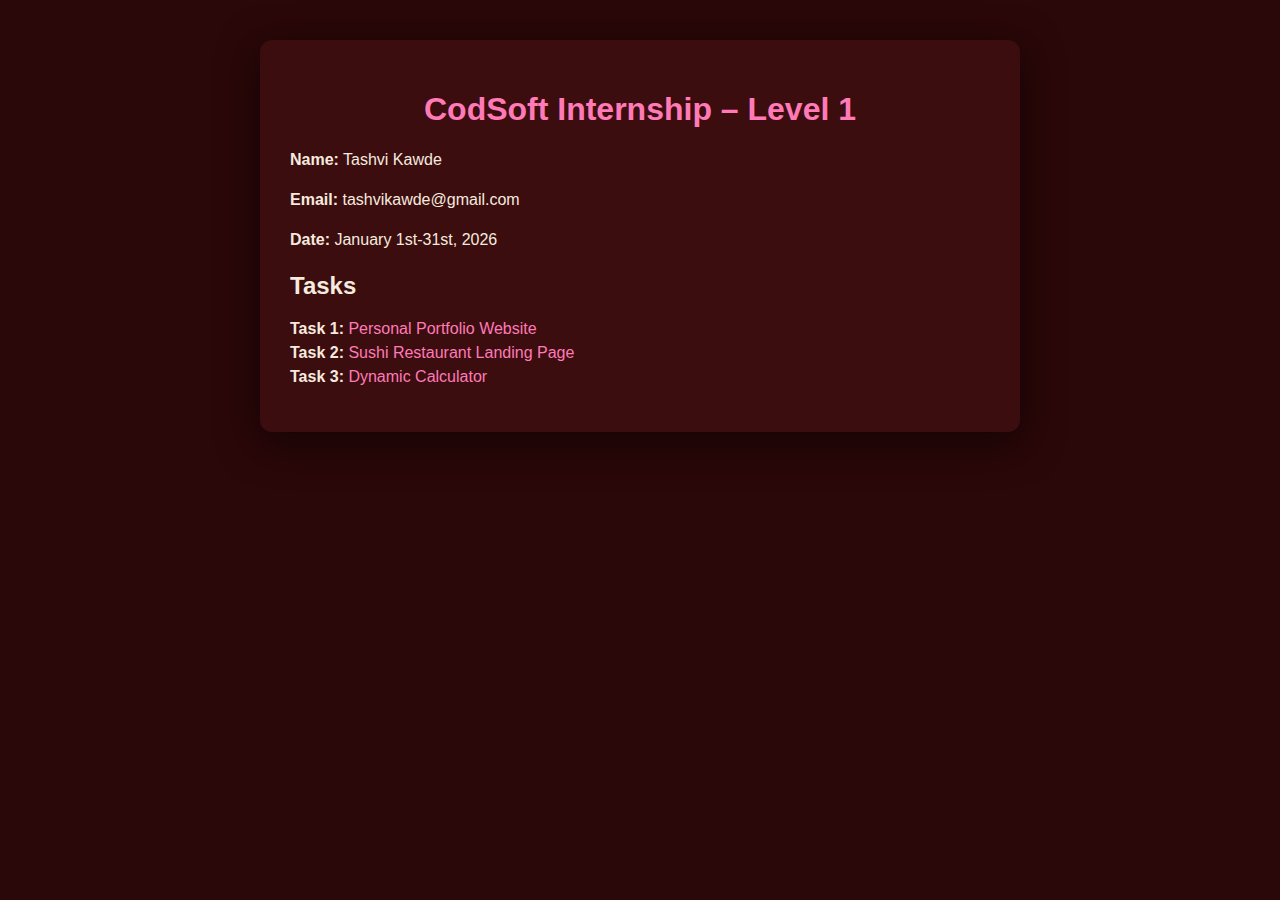
<file: index.html>
<!DOCTYPE html>
<html lang="en">
<head>
<meta charset="UTF-8">
<meta name="viewport" content="width=device-width, initial-scale=1.0">
<title>CodSoft Internship - Tashvi Kawde</title>
<style>
  :root {
    --bg: #2a0708;
    --accent: #ff7ab6;
    --text: #f6eadf;
  }
  body {
    margin: 0;
    font-family: sans-serif;
    background: var(--bg);
    color: var(--text);
    display: flex;
    justify-content: center;
    padding: 40px 20px;
  }
  .container {
    max-width: 700px;
    width: 100%;
    background: #3b0d0f;
    border-radius: 12px;
    padding: 30px;
    box-shadow: 0 10px 40px rgba(0,0,0,0.5);
  }
  h1 {
    color: var(--accent);
    text-align: center;
    margin-bottom: 20px;
    font-size: 2rem;
  }
  p {
    line-height: 1.5;
    margin-bottom: 12px;
  }
  a {
    color: var(--accent);
    text-decoration: none;
  }
  a:hover {
    text-decoration: underline;
  }
  ul {
    list-style: none;
    padding: 0;
  }
  li {
    margin: 6px 0;
  }
</style>
</head>
<body>
  <div class="container">
    <h1>CodSoft Internship – Level 1</h1>
    <p><strong>Name:</strong> Tashvi Kawde</p>
    <p><strong>Email:</strong> tashvikawde@gmail.com</p>
    <p><strong>Date:</strong> January 1st-31st, 2026</p>
    <h2>Tasks</h2>
    <ul>
      <li><strong>Task 1:</strong> <a href="https://t4shvi.github.io/CODSOFT/task1/" target="_blank">Personal Portfolio Website</a></li>
      <li><strong>Task 2:</strong> <a href="https://t4shvi.github.io/CODSOFT/task2/" target="_blank">Sushi Restaurant Landing Page</a></li>
      <li><strong>Task 3:</strong> <a href="https://t4shvi.github.io/CODSOFT/task3/" target="_blank">Dynamic Calculator</a></li>
    </ul>
  </div>
</body>
</html>
</file>
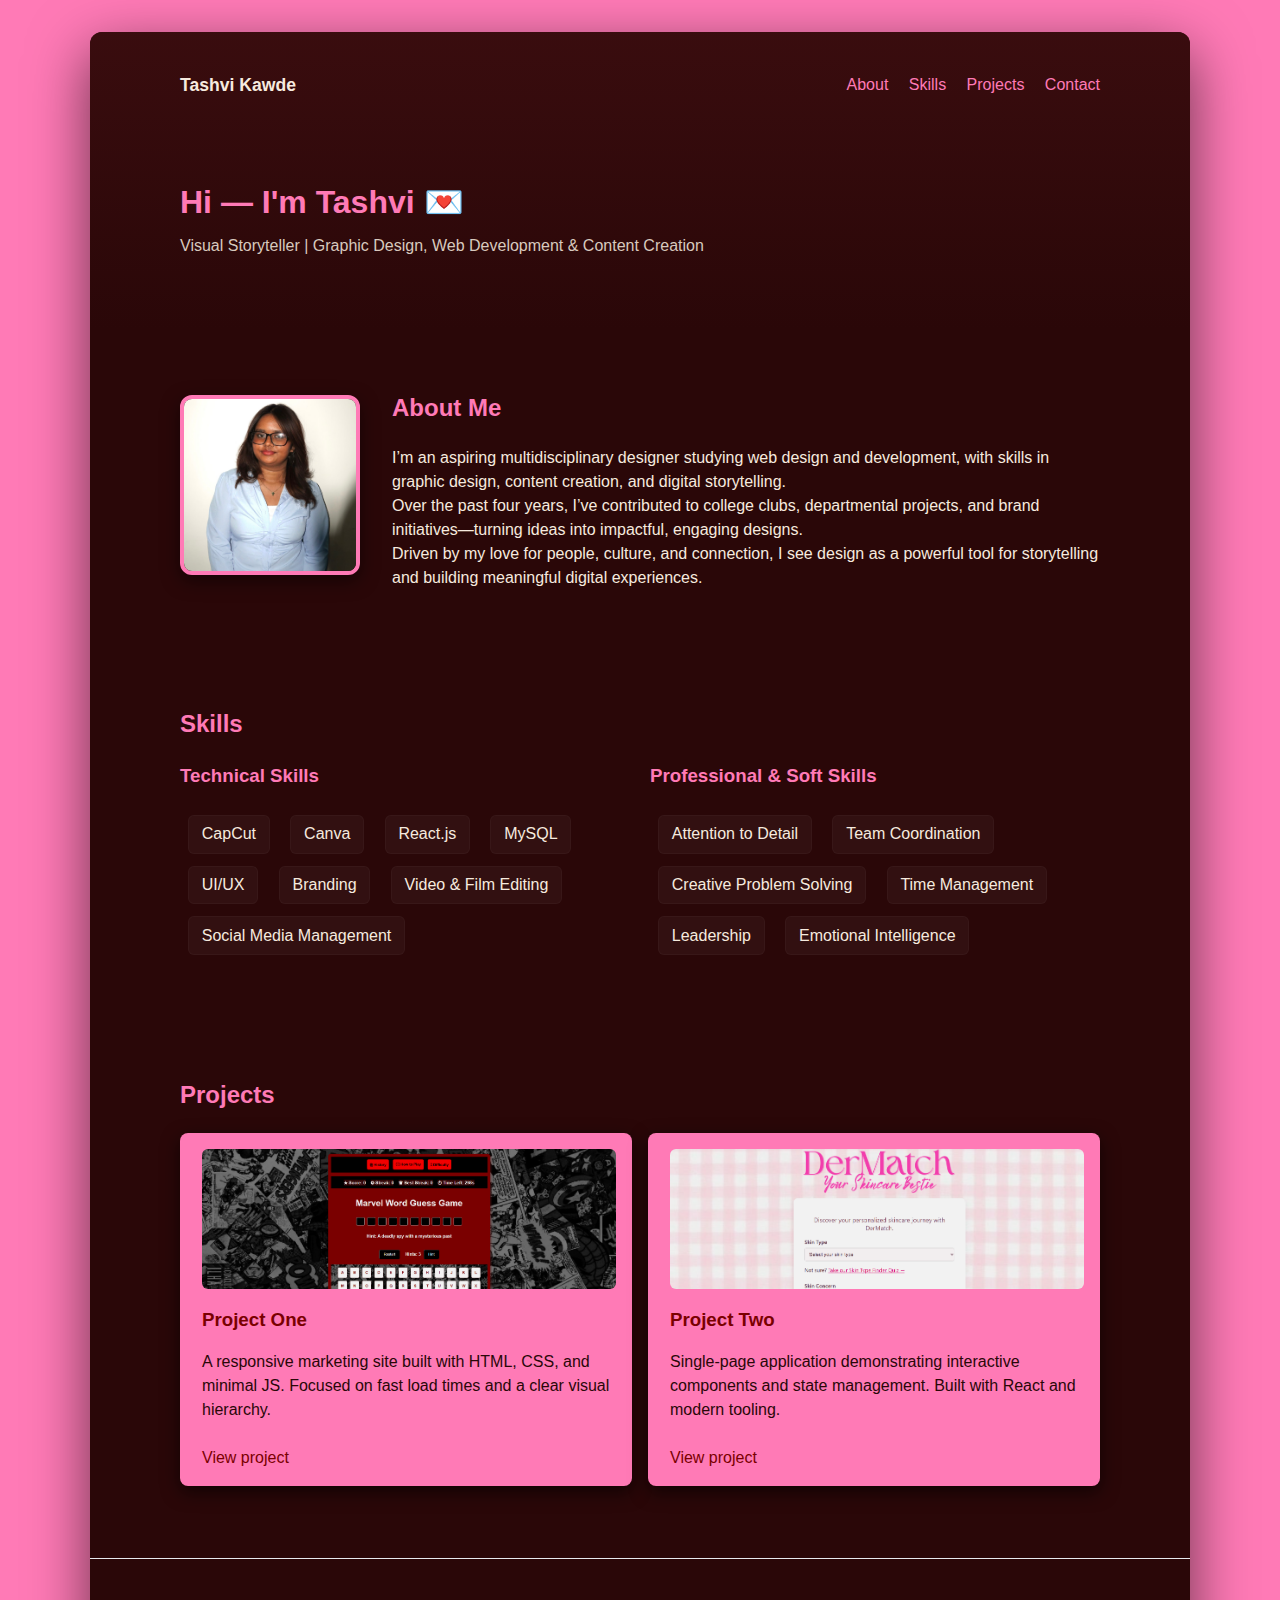
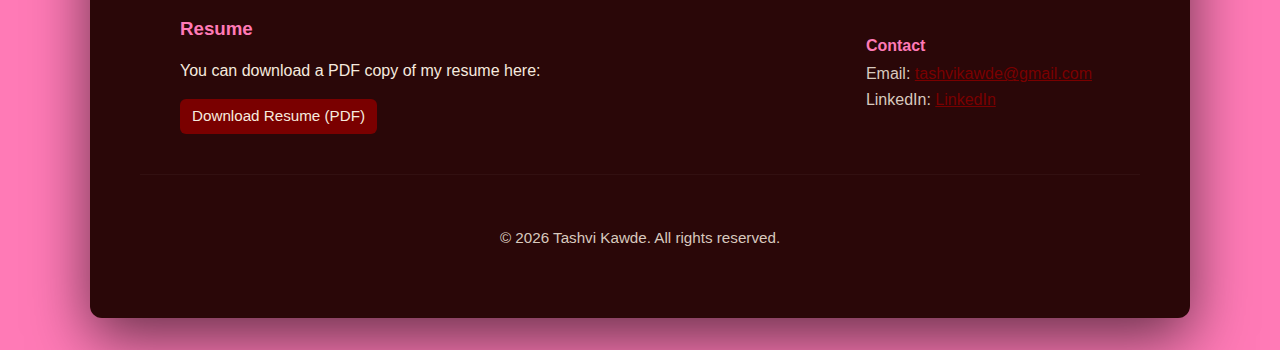
<file: portfolio/index.html>
<!doctype html>
<html lang="en">
<head>
  <meta charset="utf-8">
  <meta name="viewport" content="width=device-width, initial-scale=1">
  <title> Tashvi Kawde </title>
  <link rel="stylesheet" href="css/styles.css">
</head>
<body>
  <div class="site-shell">
  <header class="site-header">
    <div class="container header-inner">
      <div class="logo"> Tashvi Kawde </div>
      <nav class="nav">
        <a href="#about">About</a>
        <a href="#skills">Skills</a>
        <a href="#projects">Projects</a>
        <a href="#contact">Contact</a>
      </nav>
    </div>
    <div class="hero container">
      <h1>  Hi — I'm Tashvi 💌 </h1>
      <p class="tagline"> Visual Storyteller | Graphic Design, Web Development & Content Creation </p>
    </div>
  </header>

  <main>
    <section id="about" class="container about">
      <div class="about-image">
        <img src="images/profile.png" alt="Profile">
      </div>
      <div class="about-text">
        <h2>About Me</h2>
       <p>
  I’m an aspiring multidisciplinary designer studying web design and development, with skills in graphic design, content creation, and digital storytelling.
  <br>
  Over the past four years, I’ve contributed to college clubs, departmental projects, and brand initiatives—turning ideas into impactful, engaging designs.
  <br>
  Driven by my love for people, culture, and connection, I see design as a powerful tool for storytelling and building meaningful digital experiences.
</p>

      </div>
    </section>

    <section id="skills" class="container skills">
      <h2>Skills</h2>
      <div class="skills-grid">
        <div class="skills-col">
          <h3>Technical Skills</h3>
          <ul class="skill-list">
            
            <li>CapCut</li>
            <li>Canva</li>
            <li>React.js</li>
            <li>MySQL</li>
            <li>UI/UX</li>
            <li>Branding</li>
            <li>Video & Film Editing</li>
            <li>Social Media Management</li>
          </ul>
        </div>
        <div class="skills-col">
          <h3>Professional &amp; Soft Skills</h3>
          <ul class="skill-list">
            <li>Attention to Detail</li>
            <li>Team Coordination</li>
            <li>Creative Problem Solving</li>
            <li>Time Management</li>
            <li>Leadership</li>
            <li>Emotional Intelligence</li>
          </ul>
        </div>
      </div>
    </section>

    <section id="projects" class="container projects">
      <h2>Projects</h2>
      <div class="project-grid">
        <article class="project-card">
          <img src="images/project1.png" alt="Project 1">
          <h3>Project One</h3>
          <p>A responsive marketing site built with HTML, CSS, and minimal JS. Focused on fast load times and a clear visual hierarchy.</p>
          <a href="https://t4shvi.github.io/mcu-guess/" class="project-link">View project</a>
        </article>

        <article class="project-card">
          <img src="images/project2.png" alt="Project 2">
          <h3>Project Two</h3>
          <p>Single-page application demonstrating interactive components and state management. Built with React and modern tooling.</p>
          <a href="https://t4shvi.github.io/dermatch/" class="project-link">View project</a>
        </article>
      </div>
    </section>

  <footer class="site-footer">
    <div class="container footer-inner">
      <div class="footer-left">
        <div class="footer-resume">
          <h3>Resume</h3>
          <p>You can download a PDF copy of my resume here:</p>
          <a class="btn" href="https://drive.google.com/file/d/1ksI5ig-O_OXFJgI2-9AP-UnMUqqgh-gY/view" download>Download Resume (PDF)</a>
        </div>
      </div>
      <div class="footer-right">
        <div id="contact" class="footer-contact">
          <h3>Contact</h3>
          <p>Email: <a href="mailto:tashvikawde@gmail.com">tashvikawde@gmail.com</a></p>
          <p>LinkedIn: <a href="https://www.linkedin.com/in/tashvi/">LinkedIn</a> </p>
        </div>
      </div>
    </div>
    <div class="container footer-copyright">
      <p style="margin:0;padding:12px 0;color:var(--muted);text-align:center">© <span id="year"></span> Tashvi Kawde. All rights reserved.</p>
    </div>
  </footer>

</script>
  <script>
    document.getElementById('year').textContent = new Date().getFullYear();
  </script>
  </div>
</body>
</html>
</file>
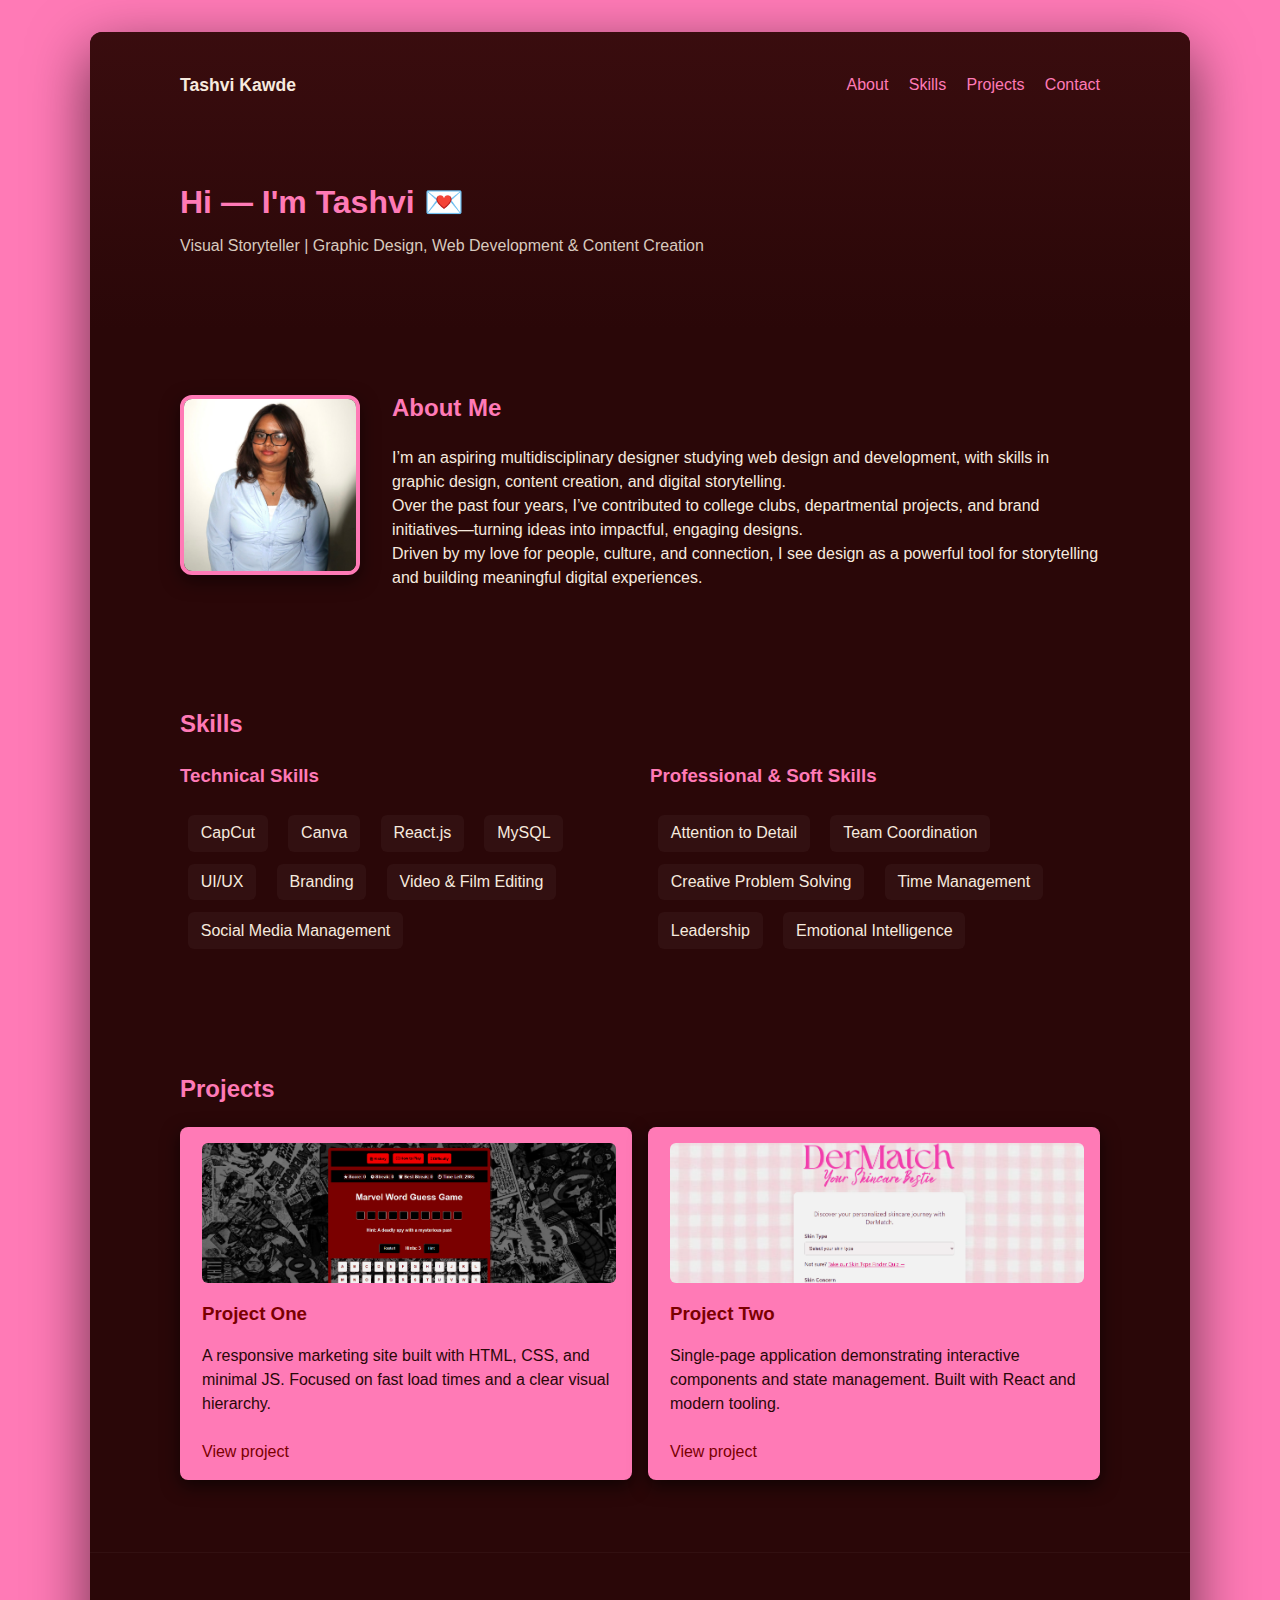
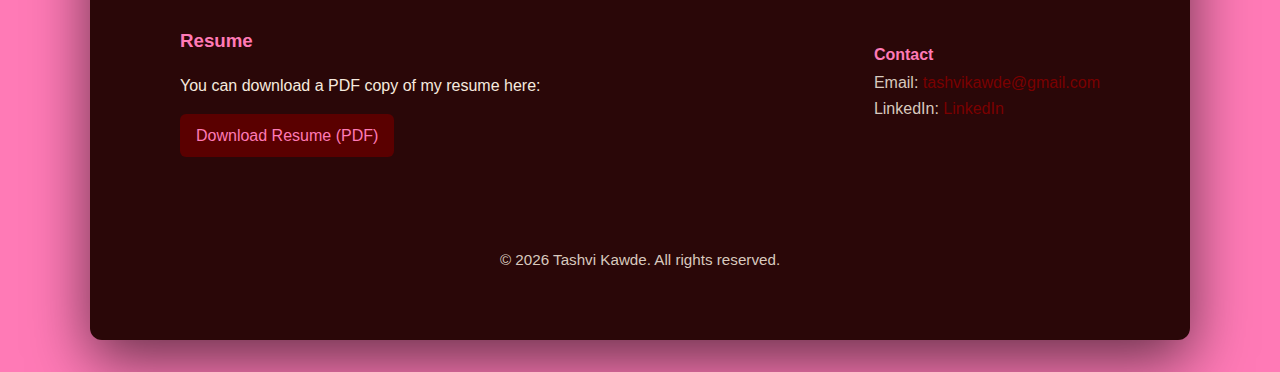
<file: task1/index.html>
<!doctype html>
<html lang="en">
<head>
  <meta charset="utf-8">
  <meta name="viewport" content="width=device-width, initial-scale=1">
  <title>Tashvi Kawde</title>
  <link rel="stylesheet" href="css/styles.css">
</head>

<body>
<div class="site-shell">

<header class="site-header">
  <div class="container header-inner">
    <div class="logo">Tashvi Kawde</div>
    <nav class="nav">
      <a href="#about">About</a>
      <a href="#skills">Skills</a>
      <a href="#projects">Projects</a>
      <a href="#contact">Contact</a>
    </nav>
  </div>

  <div class="hero container">
    <h1>Hi — I'm Tashvi 💌</h1>
    <p class="tagline">Visual Storyteller | Graphic Design, Web Development & Content Creation</p>
  </div>
</header>

<main>
<section id="about" class="container about">
  <div class="about-image">
    <img src="images/profile.png" alt="Profile">
  </div>
  <div class="about-text">
    <h2>About Me</h2>
    <p>
      I’m an aspiring multidisciplinary designer studying web design and development, with skills in graphic design, content creation, and digital storytelling.<br>
      Over the past four years, I’ve contributed to college clubs, departmental projects, and brand initiatives—turning ideas into impactful, engaging designs.<br>
      Driven by my love for people, culture, and connection, I see design as a powerful tool for storytelling and building meaningful digital experiences.
    </p>
  </div>
</section>

<section id="skills" class="container skills">
  <h2>Skills</h2>
  <div class="skills-grid">
    <div class="skills-col">
      <h3>Technical Skills</h3>
      <ul class="skill-list">
        <li>CapCut</li>
        <li>Canva</li>
        <li>React.js</li>
        <li>MySQL</li>
        <li>UI/UX</li>
        <li>Branding</li>
        <li>Video & Film Editing</li>
        <li>Social Media Management</li>
      </ul>
    </div>
    <div class="skills-col">
      <h3>Professional &amp; Soft Skills</h3>
      <ul class="skill-list">
        <li>Attention to Detail</li>
        <li>Team Coordination</li>
        <li>Creative Problem Solving</li>
        <li>Time Management</li>
        <li>Leadership</li>
        <li>Emotional Intelligence</li>
      </ul>
    </div>
  </div>
</section>

<section id="projects" class="container projects">
  <h2>Projects</h2>
  <div class="project-grid">
    <article class="project-card">
      <img src="images/project1.png" alt="Project 1">
      <h3>Project One</h3>
      <p>A responsive marketing site built with HTML, CSS, and minimal JS. Focused on fast load times and a clear visual hierarchy.</p>
      <a href="https://t4shvi.github.io/mcu-guess/" class="project-link">View project</a>
    </article>

    <article class="project-card">
      <img src="images/project2.png" alt="Project 2">
      <h3>Project Two</h3>
      <p>Single-page application demonstrating interactive components and state management. Built with React and modern tooling.</p>
      <a href="https://t4shvi.github.io/dermatch/" class="project-link">View project</a>
    </article>
  </div>
</section>
</main>

<footer class="site-footer">
  <div class="container footer-inner">
    <div class="footer-left">
      <h3>Resume</h3>
      <p>You can download a PDF copy of my resume here:</p>
      <a class="btn" href="https://drive.google.com/file/d/1ksI5ig-O_OXFJgI2-9AP-UnMUqqgh-gY/view" download>
        Download Resume (PDF)
      </a>
    </div>

    <div id="contact" class="footer-contact">
      <h3>Contact</h3>
      <p>Email: <a href="mailto:tashvikawde@gmail.com">tashvikawde@gmail.com</a></p>
      <p>LinkedIn: <a href="https://www.linkedin.com/in/tashvi/">LinkedIn</a></p>
    </div>
  </div>

  <div class="container footer-copyright">
    <p style="margin:0;padding:12px 0;color:var(--muted);text-align:center">
      © <span id="year"></span> Tashvi Kawde. All rights reserved.
    </p>
  </div>
</footer>

</div>

<script>
  document.getElementById('year').textContent = new Date().getFullYear();
</script>
</body>
</html>
</file>
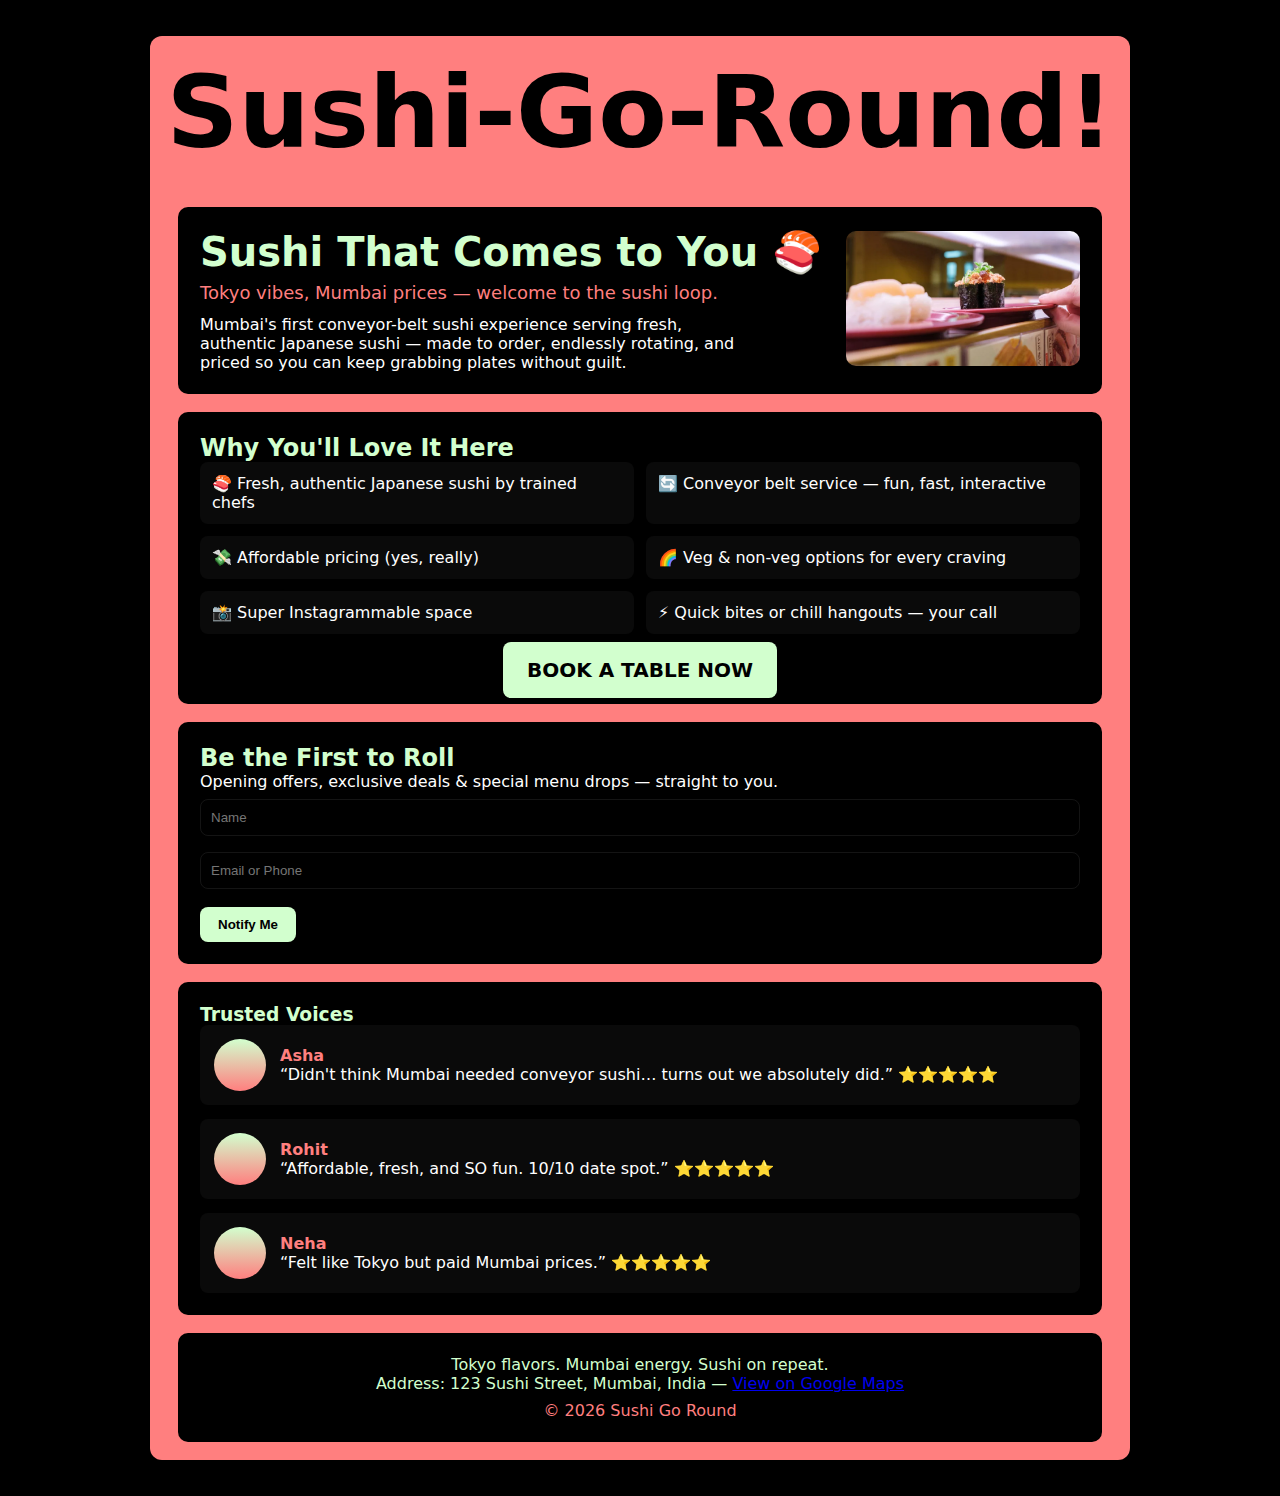
<file: task2/index.html>
<!doctype html>
<html lang="en">
<head>
  <meta charset="utf-8">
  <meta name="viewport" content="width=device-width,initial-scale=1">
  <title>Sushi Go Round — Sushi That Comes to You</title>
  <link rel="stylesheet" href="css/styles.css">
</head>

<body>
<div class="shell">

  <header class="nav">
    <div class="brand">Sushi-Go-Round!</div>
  </header>

  <section class="hero card">
    <div class="hero-content">
      <h1>Sushi That Comes to You 🍣</h1>
      <p class="sub">Tokyo vibes, Mumbai prices — welcome to the sushi loop.</p>
      <p class="lead">
        Mumbai's first conveyor-belt sushi experience serving fresh, authentic Japanese sushi —
        made to order, endlessly rotating, and priced so you can keep grabbing plates without guilt.
      </p>
    </div>
    <div class="hero-visual">
      <img src="images/sushi.png" alt="Assorted sushi on a plate">
    </div>
  </section>

  <section class="features card">
    <h2>Why You'll Love It Here</h2>
    <ul>
      <li>🍣 Fresh, authentic Japanese sushi by trained chefs</li>
      <li>🔄 Conveyor belt service — fun, fast, interactive</li>
      <li>💸 Affordable pricing (yes, really)</li>
      <li>🌈 Veg & non-veg options for every craving</li>
      <li>📸 Super Instagrammable space</li>
      <li>⚡ Quick bites or chill hangouts — your call</li>
    </ul>
    <div style="text-align:center; margin-top:24px;">
      <a href="#notify" class="btn" style="font-size:1.25rem; padding:16px 24px;">BOOK A TABLE NOW</a>
    </div>
  </section>
<section id="notify" class="form card">
    <h2>Be the First to Roll</h2>
    <p>Opening offers, exclusive deals & special menu drops — straight to you.</p>
    <form>
      <input placeholder="Name" required>
      <input placeholder="Email or Phone" required>
      <button class="btn" type="submit">Notify Me</button>
    </form>
  </section>
  <section class="social card">
    <h3>Trusted Voices</h3>
    <div class="test-grid">
      <article class="test-card">
        <div class="avatar"></div>
        <div>
          <strong>Asha</strong>
          <p>“Didn't think Mumbai needed conveyor sushi… turns out we absolutely did.” ⭐⭐⭐⭐⭐</p>
        </div>
      </article>

      <article class="test-card">
        <div class="avatar"></div>
        <div>
          <strong>Rohit</strong>
          <p>“Affordable, fresh, and SO fun. 10/10 date spot.” ⭐⭐⭐⭐⭐</p>
        </div>
      </article>

      <article class="test-card">
        <div class="avatar"></div>
        <div>
          <strong>Neha</strong>
          <p>“Felt like Tokyo but paid Mumbai prices.” ⭐⭐⭐⭐⭐</p>
        </div>
      </article>
    </div>
  </section>

  <footer class="footer card">
    <p>Tokyo flavors. Mumbai energy. Sushi on repeat.</p>
    <p>Address: 123 Sushi Street, Mumbai, India — <a href="https://www.google.com/maps" target="_blank">View on Google Maps</a></p>
    <p class="copyright">© 2026 Sushi Go Round</p>
  </footer>

</div>
</body>
</html>
</file>
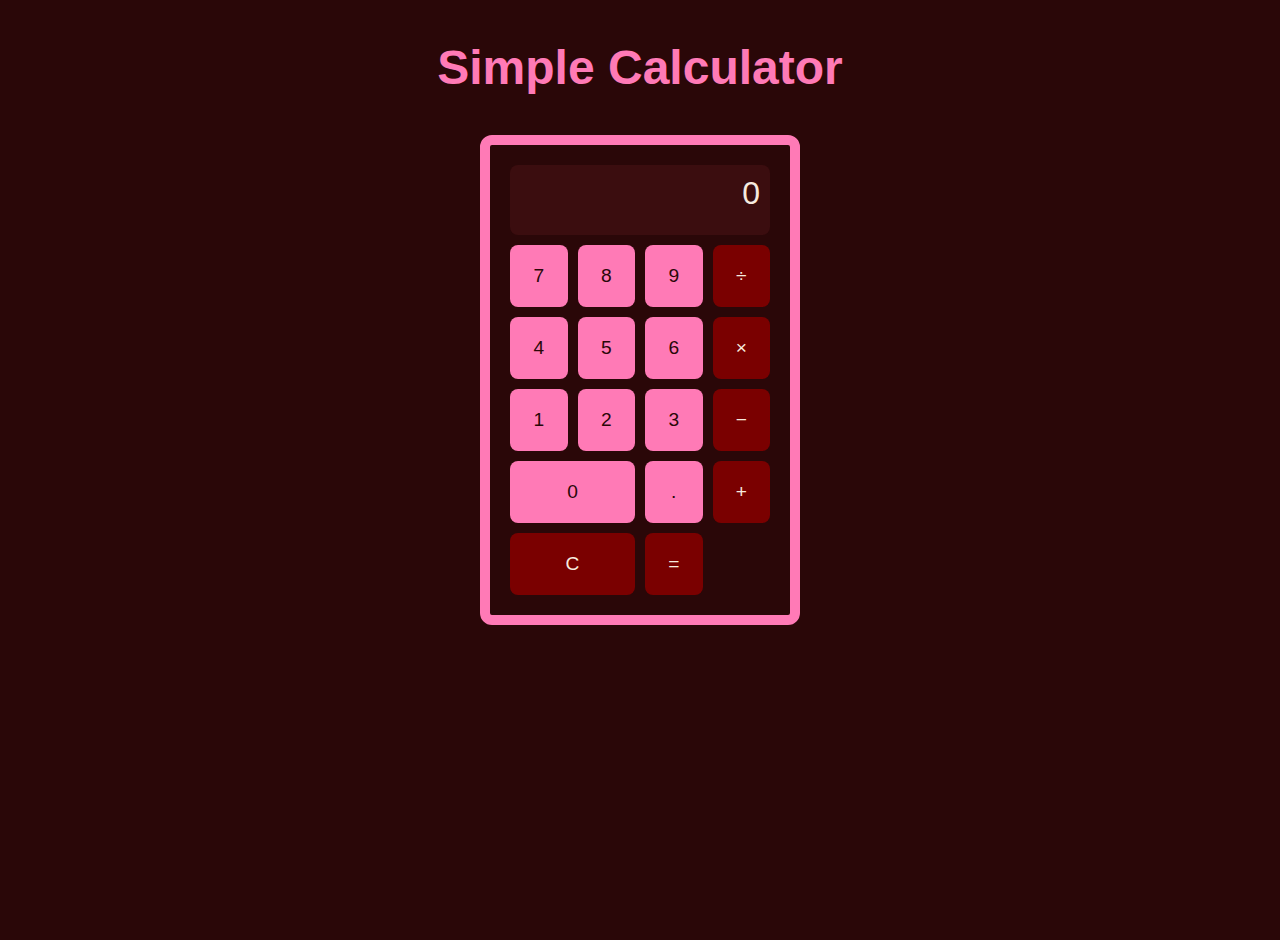
<file: task3/index.html>
<!DOCTYPE html>
<html lang="en">
<head>
<meta charset="UTF-8">
<meta name="viewport" content="width=device-width, initial-scale=1.0">
<title>Calculator</title>
<link rel="stylesheet" href="style.css">
</head>
<body>
    <h1> Simple Calculator </h1>
<div class="calculator">
  <div class="display" id="display">0</div>
  <div class="buttons">
    <button onclick="press('7')">7</button>
    <button onclick="press('8')">8</button>
    <button onclick="press('9')">9</button>
    <button class="operator" onclick="press('/')">÷</button>

    <button onclick="press('4')">4</button>
    <button onclick="press('5')">5</button>
    <button onclick="press('6')">6</button>
    <button class="operator" onclick="press('*')">×</button>

    <button onclick="press('1')">1</button>
    <button onclick="press('2')">2</button>
    <button onclick="press('3')">3</button>
    <button class="operator" onclick="press('-')">−</button>

    <button onclick="press('0')" class="span2">0</button>
    <button onclick="press('.')">.</button>
    <button class="operator" onclick="press('+')">+</button>

    <button class="operator span2" onclick="clearDisplay()">C</button>
    <button class="operator" onclick="calculate()">=</button>
  </div>
</div>
<script>
let input = '';
const display = document.getElementById('display');

function press(val){
  if(input === '0' && val !== '.') input = val;
  else input += val;
  display.textContent = input;
}

function clearDisplay(){
  input = '';
  display.textContent = '0';
}

function calculate(){
  try{
    input = eval(input).toString();
    display.textContent = input;
  }catch{
    display.textContent = 'Error';
    input = '';
  }
}
</script>
</body>
</html>
</file>
<file: portfolio/css/styles.css>
/* Simple portfolio styles */
:root{
  /* Dark-red theme: background deep red, cards slightly lighter, pink accents, light-beige text */
  --bg:#2a0708; /* very dark red */
  --card:#3b0d0f; /* card surface */
  --accent:#7a0000; /* dark red accent */
  --accent-pink:#ff7ab6; /* pink accent for links/headings/buttons */
  --project-bg:#ff7ab6; /* pink background for project cards */
  --btn-dark:#5a0000; /* slightly darker for important buttons (fallback) */
  --muted:#d8c9be; /* muted beige for secondary text */
  --text:#f6eadf; /* light beige text */
  --radius:8px;
}
*{box-sizing:border-box}
.site-shell{max-width:1100px;margin:2rem auto;background:var(--bg);border-radius:12px;box-shadow:0 20px 60px rgba(0,0,0,.6);overflow:hidden}
body{font-family:Inter,Segoe UI,Arial,sans-serif;margin:0;background:var(--accent-pink);color:var(--text);line-height:1.5}
.site-shell .container{padding:2.5rem}
.container{max-width:1000px;margin:0 auto;padding:2rem}
.site-header{background:linear-gradient(180deg,rgba(59,13,15,0.9),transparent);padding-bottom:1rem}
.header-inner{display:flex;align-items:center;justify-content:space-between}
.logo{font-weight:700;font-size:1.1rem}
.nav a{margin-left:1rem;color:var(--accent-pink);text-decoration:none}
.nav a:hover{color:var(--accent)}
.hero{padding:2rem 0 1rem}
.hero h1{margin:0;font-size:2rem}
.tagline{color:var(--muted);margin-top:.5rem}
.about{display:flex;gap:2rem;align-items:center}
.about-image img{width:180px;height:180px;object-fit:cover;border-radius:12px;border:4px solid var(--accent-pink);box-shadow:0 6px 18px rgba(0,0,0,.5)}
.skills .skill-list{display:flex;flex-wrap:wrap;gap:.5rem;padding:0;list-style:none}
.skill-list li{background:var(--card);padding:.6rem 1rem;border-radius:999px;border:1px solid rgba(255,255,255,0.03);color:var(--text)}
.projects .project-grid{display:grid;grid-template-columns:repeat(2,1fr);gap:1rem}
.project-card{background:var(--project-bg);padding:1rem;border-radius:var(--radius);box-shadow:0 6px 18px rgba(0,0,0,.6);border-left:6px solid transparent;color:#2a0708}
.project-card img{width:100%;height:140px;object-fit:cover;border-radius:6px;filter:brightness(.95)}
.project-card h3{margin:.6rem 0;color:var(--accent)}

/* project tab hover */
.project-card{transition:transform .18s ease, border-color .18s ease}
.project-card:hover{transform:translateY(-4px);border-left-color:var(--accent)}
.project-link{display:inline-block;margin-top:.5rem;color:var(--accent);text-decoration:none}

/* headings pink */
a{color:var(--accent)}

/* headings use dark red accent */
h1,h2,h3{color:var(--accent-pink)}

/* links use dark red */
a{color:var(--accent-pink)}
a:hover{opacity:.92;text-decoration:underline}
.btn{display:inline-block;background:var(--btn-dark);color:var(--accent-pink);padding:.6rem 1rem;border-radius:6px;text-decoration:none}
.btn:hover{filter:brightness(.95)}
.btn:hover{filter:brightness(.95)}
.resume .btn{background:var(--accent);color:var(--accent-pink)}
.site-footer{border-top:1px solid #e6e9ef;padding:1rem 0;margin-top:2rem;background:transparent}
.footer-inner{display:flex;justify-content:space-between;align-items:center;gap:1rem}
.footer-inner .copyright{margin:0;color:var(--muted)}
.footer-links a{margin-left:1rem;color:var(--muted);text-decoration:none}
/* resume + contact two-column layout */
.resume-contact{display:block;padding-top:0}
.resume-contact .col{background:var(--card);padding:1.25rem;border-radius:8px;box-shadow:0 8px 26px rgba(0,0,0,.6);border:1px solid rgba(255,255,255,0.02);max-width:720px}
.resume-contact .col h2{margin-top:0}
@media (max-width:800px){
  .about{flex-direction:column;text-align:center}
  .projects .project-grid{grid-template-columns:1fr}
  .header-inner{flex-direction:column;gap:.75rem}
}

/* skills two-column layout */
.skills-grid{display:grid;grid-template-columns:1fr 1fr;gap:1.25rem;align-items:start}
.skills-col h3{margin-top:0}
.skills-col .skill-list{display:block}
.skills-col .skill-list li{display:inline-block;margin:6px 8px;padding:.4rem .8rem;background:rgba(255,255,255,0.04);border-radius:6px}

@media (max-width:800px){
  .skills-grid{grid-template-columns:1fr}
}

@media (max-width:720px){
  .resume-contact{padding:0}
}

/* footer contact styles */
.footer-right{display:flex;gap:1.25rem;align-items:center}
.footer-contact{background:transparent;padding:.25rem .5rem}
.footer-contact h3{margin:0 0 .25rem 0;font-size:1rem}
.footer-contact p{margin:.125rem 0;color:var(--muted)}

/* make only footer contact hyperlinks use the dark-red accent */
.footer-contact a{color:var(--accent)}
.footer-contact a:hover{text-decoration:underline;opacity:.95}

.footer-resume h3{margin:0 0 .5rem 0}
.footer-resume .btn{padding:.4rem .75rem;font-size:.95rem}
.footer-resume .btn{background:var(--accent);color:var(--text)}
.footer-right{flex-direction:column;align-items:flex-end}
.footer-right .copyright{margin-top:.5rem;color:var(--muted)}

.footer-copyright{border-top:1px solid rgba(255,255,255,0.04);}
.footer-copyright p{font-size:.95rem;margin:0;padding:12px 0;text-align:center;color:var(--muted)}

@media (max-width:520px){
  .footer-inner{flex-direction:column;align-items:center;text-align:center}
  .footer-links a{margin:0 .5rem}
}
</file>
<file: task1/css/styles.css>
:root{
  --bg:#2a0708;
  --card:#3b0d0f;
  --accent:#7a0000;
  --accent-pink:#ff7ab6;
  --project-bg:#ff7ab6;
  --btn-dark:#5a0000;
  --muted:#d8c9be;
  --text:#f6eadf;
  --radius:8px;
}

*{box-sizing:border-box}

body{
  font-family:Inter,Segoe UI,Arial,sans-serif;
  margin:0;
  background:var(--accent-pink);
  color:var(--text);
  line-height:1.5;
}

.site-shell{
  max-width:1100px;
  margin:2rem auto;
  background:var(--bg);
  border-radius:12px;
  box-shadow:0 20px 60px rgba(0,0,0,.6);
  overflow:hidden;
}

.container{
  max-width:1000px;
  margin:0 auto;
  padding:2rem;
}

.site-shell .container{padding:2.5rem}

.site-header{
  background:linear-gradient(180deg,rgba(59,13,15,.9),transparent);
  padding-bottom:1rem;
}

.header-inner{
  display:flex;
  align-items:center;
  justify-content:space-between;
}

.logo{
  font-weight:700;
  font-size:1.1rem;
}

.nav a{
  margin-left:1rem;
  color:var(--accent-pink);
  text-decoration:none;
}

.nav a:hover{color:var(--accent)}

.hero{padding:2rem 0 1rem}

.hero h1{
  margin:0;
  font-size:2rem;
}

.tagline{
  color:var(--muted);
  margin-top:.5rem;
}

.about{
  display:flex;
  gap:2rem;
  align-items:center;
}

.about-image img{
  width:180px;
  height:180px;
  object-fit:cover;
  border-radius:12px;
  border:4px solid var(--accent-pink);
  box-shadow:0 6px 18px rgba(0,0,0,.5);
}

.skills-grid{
  display:grid;
  grid-template-columns:1fr 1fr;
  gap:1.25rem;
  align-items:start;
}

.skills-col h3{margin-top:0}

.skill-list{
  padding:0;
  list-style:none;
}

.skill-list li{
  display:inline-block;
  margin:6px 8px;
  padding:.4rem .8rem;
  background:rgba(255,255,255,.04);
  border-radius:6px;
  color:var(--text);
}

.projects .project-grid{
  display:grid;
  grid-template-columns:repeat(2,1fr);
  gap:1rem;
}

.project-card{
  background:var(--project-bg);
  padding:1rem;
  border-radius:var(--radius);
  box-shadow:0 6px 18px rgba(0,0,0,.6);
  border-left:6px solid transparent;
  color:#2a0708;
  transition:transform .18s ease,border-color .18s ease;
}

.project-card:hover{
  transform:translateY(-4px);
  border-left-color:var(--accent);
}

.project-card img{
  width:100%;
  height:140px;
  object-fit:cover;
  border-radius:6px;
  filter:brightness(.95);
}

.project-card h3{
  margin:.6rem 0;
  color:var(--accent);
}

.project-link{
  display:inline-block;
  margin-top:.5rem;
  color:var(--accent);
  text-decoration:none;
}

h1,h2,h3{color:var(--accent-pink)}

a{
  color:var(--accent-pink);
  text-decoration:none;
}

a:hover{
  opacity:.92;
  text-decoration:underline;
}

.btn{
  display:inline-block;
  background:var(--btn-dark);
  color:var(--accent-pink);
  padding:.6rem 1rem;
  border-radius:6px;
}

.btn:hover{filter:brightness(.95)}

.site-footer{
  border-top:1px solid rgba(255,255,255,.04);
  padding:1rem 0;
  margin-top:2rem;
  background:transparent;
}

.footer-inner{
  display:flex;
  justify-content:space-between;
  align-items:center;
  gap:1rem;
}

.footer-resume h3{margin:0 0 .5rem}

.footer-resume .btn{
  padding:.4rem .75rem;
  font-size:.95rem;
  background:var(--accent);
  color:var(--text);
}

.footer-right{
  display:flex;
  flex-direction:column;
  align-items:flex-end;
  gap:1.25rem;
}

.footer-contact h3{
  margin:0 0 .25rem;
  font-size:1rem;
}

.footer-contact p{
  margin:.125rem 0;
  color:var(--muted);
}

.footer-contact a{
  color:var(--accent);
}

.footer-contact a:hover{
  text-decoration:underline;
  opacity:.95;
}

.footer-copyright p{
  font-size:.95rem;
  margin:0;
  padding:12px 0;
  text-align:center;
  color:var(--muted);
}

@media (max-width:800px){
  .about{
    flex-direction:column;
    text-align:center;
  }
  .projects .project-grid{grid-template-columns:1fr}
  .header-inner{
    flex-direction:column;
    gap:.75rem;
  }
  .skills-grid{grid-template-columns:1fr}
}

@media (max-width:520px){
  .footer-inner{
    flex-direction:column;
    align-items:center;
    text-align:center;
  }
}
</file>
<file: task2/css/styles.css>
:root{
  --white:#fff;
  --black:#000;
  --pink:#ff7f7f;
  --mint:#d2ffce;
}

*{box-sizing:border-box;margin:0;padding:0}

body{
  background:var(--black);
  font-family:system-ui,-apple-system,Segoe UI,Roboto,Helvetica,Arial;
  color:var(--white);
}

.shell{
  max-width:980px;
  margin:36px auto;
  background:var(--pink);
  border-radius:12px;
  overflow:hidden;
  box-shadow:0 20px 60px rgba(0,0,0,.4);
}

.nav{display:flex;justify-content:center;padding:18px 28px}

.brand{
  font-weight:900;
  font-size:clamp(32px,8vw,100px);
  color:#000;
  white-space:nowrap;
}

.hero{
  padding:36px 28px;
  display:grid;
  grid-template-columns:1fr 1fr;
  gap:24px;
  align-items:center;
}

.hero-content{text-align:left}

.hero-content h1{
  font-size:clamp(28px,4vw,40px);
  color:var(--mint);
  white-space:nowrap;
}

.sub{
  color:var(--pink);
  font-size:clamp(14px,2vw,18px);
  margin:6px 0 12px 0;
}

.lead{
  max-width:55ch;
  margin-top:12px;
  color:var(--white);
}

.hero-visual img{
  width:100%;
  height:auto;
  border-radius:10px;
}

.card{
  background:var(--black);
  color:var(--white);
  border-radius:10px;
  margin:18px 28px;
  padding:22px;
}

.card h2,
.card h3{color:var(--mint)}

.features ul{
  list-style:none;
  display:grid;
  grid-template-columns:1fr 1fr;
  gap:12px;
}

.features li{
  background:rgba(255,255,255,.04);
  padding:12px;
  border-radius:8px;
}

.test-grid{display:grid;gap:14px}

.test-card{
  display:flex;
  gap:14px;
  align-items:center;
  background:rgba(255,255,255,.04);
  padding:14px;
  border-radius:8px;
}

.avatar{
  width:52px;
  height:52px;
  border-radius:50%;
  background:linear-gradient(180deg,var(--mint),var(--pink));
}

.test-card strong{color:var(--pink)}

.test-card p{color:var(--white)}

.form input{
  width:100%;
  padding:10px;
  margin:8px 0;
  border-radius:8px;
  background:transparent;
  border:1px solid rgba(255,255,255,.08);
  color:var(--white);
}

.btn{
  background:var(--mint);
  color:#000;
  padding:10px 18px;
  border-radius:8px;
  border:none;
  cursor:pointer;
  margin-top:10px;
  font-weight:700;
  text-decoration:none;
}

.footer{text-align:center}

.footer p{color:var(--mint)}

.footer .copyright{margin-top:8px;color:var(--pink)}

@media(max-width:900px){
  .hero{grid-template-columns:1fr;text-align:center}
  .hero-content{text-align:center}
  .features ul{grid-template-columns:1fr}
}
</file>
<file: task3/style.css>
:root{
  --bg:#2a0708;
  --accent:#ff7ab6;
  --text:#f6eadf;
}
body{
  display:flex;
  flex-direction:column;
  justify-content:flex-start;
  align-items:center;
  min-height:100vh;
  margin:0;
  background:var(--bg);
  font-family:sans-serif;
  color:var(--text);
  padding-top:40px;
}
h1{
  color:var(--accent);
  font-size:clamp(32px,6vw,48px);
  text-align:center;
  margin:0 0 40px 0;
  font-weight:900;
  white-space:nowrap;
}
.calculator{
  background:var(--bg);
  border:10px solid var(--accent);
  border-radius:12px;
  padding:20px;
  width:260px;
}
.display{
  background:#3b0d0f;
  color:var(--text);
  font-size:2rem;
  text-align:right;
  padding:10px;
  border-radius:8px;
  margin-bottom:10px;
  min-height:50px;
  overflow-x:auto;
}
.buttons{
  display:grid;
  grid-template-columns:repeat(4,1fr);
  gap:10px;
}
button{
  padding:20px;
  font-size:1.2rem;
  border:none;
  border-radius:8px;
  background:var(--accent);
  color:var(--bg);
  cursor:pointer;
}
button.operator{background:#7a0000;color:var(--text);}
button.span2{grid-column:span 2;}
button:active{opacity:0.8;}
</file>
